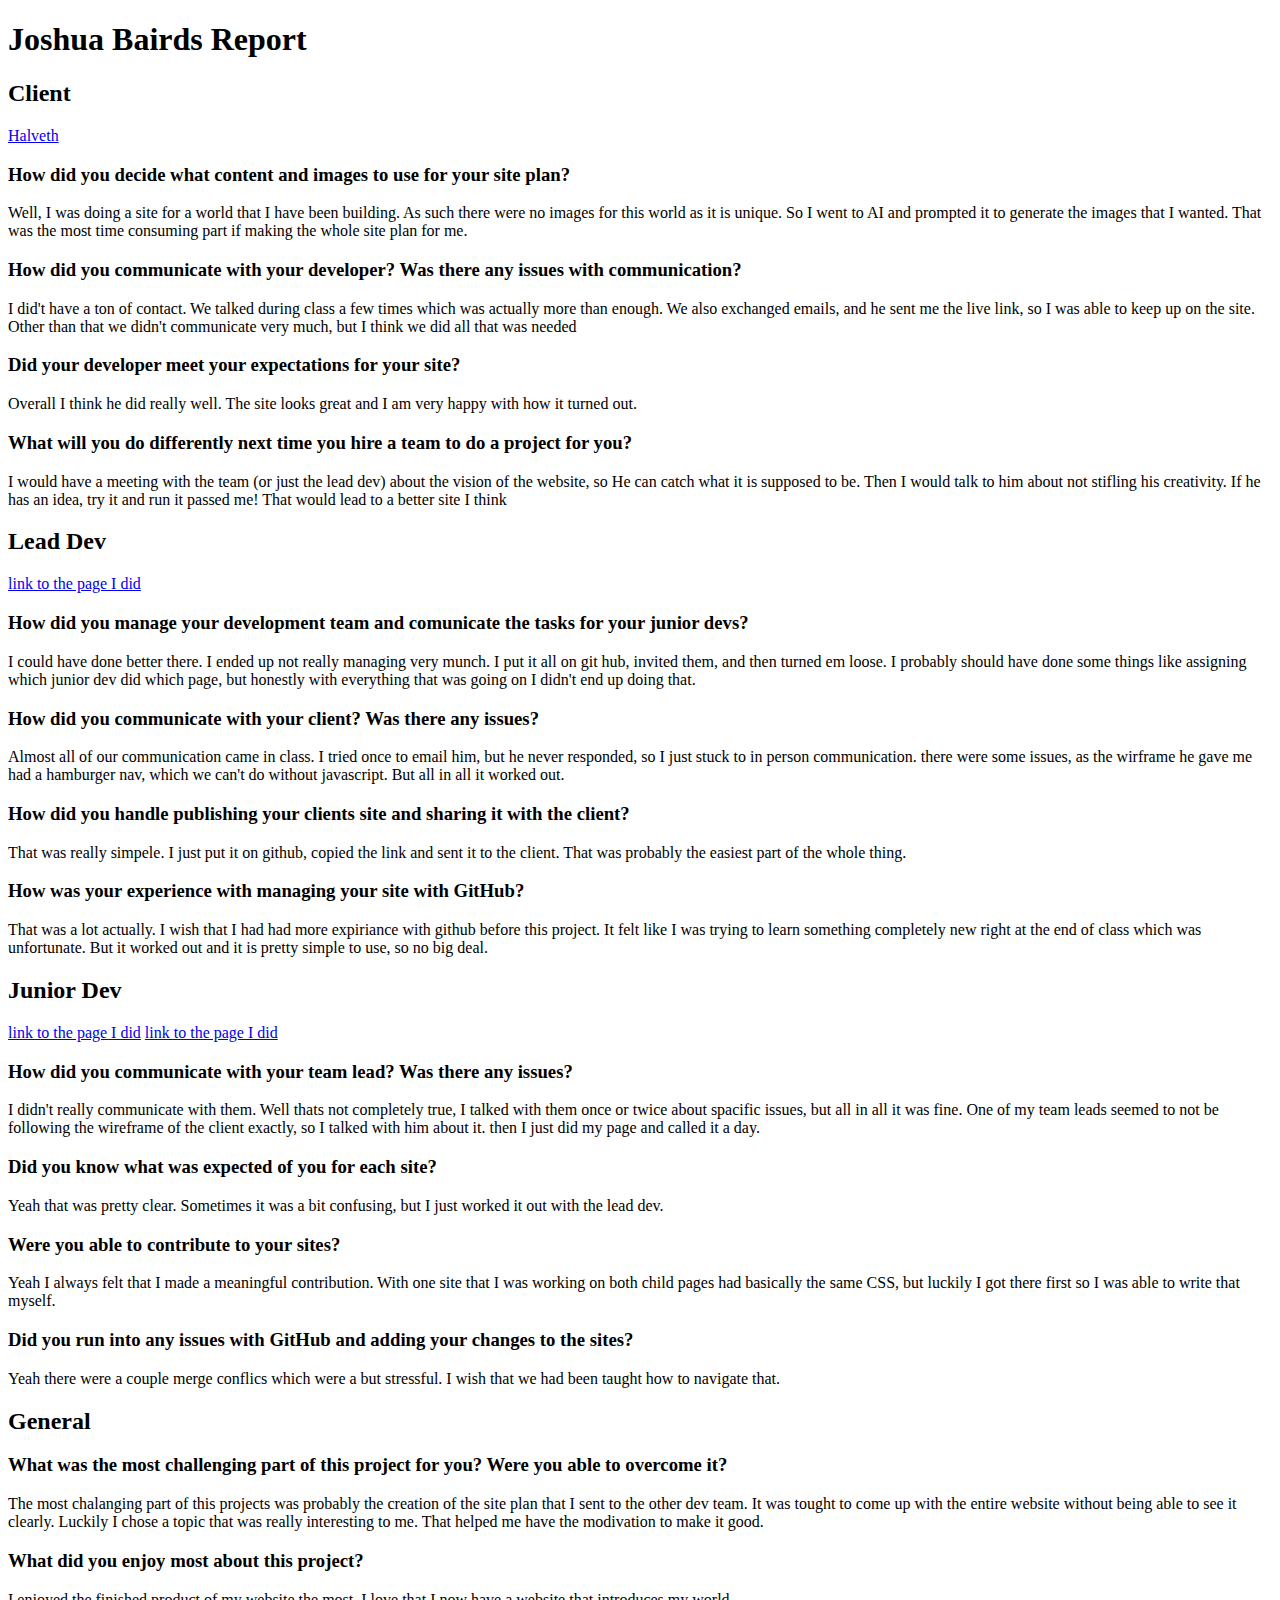
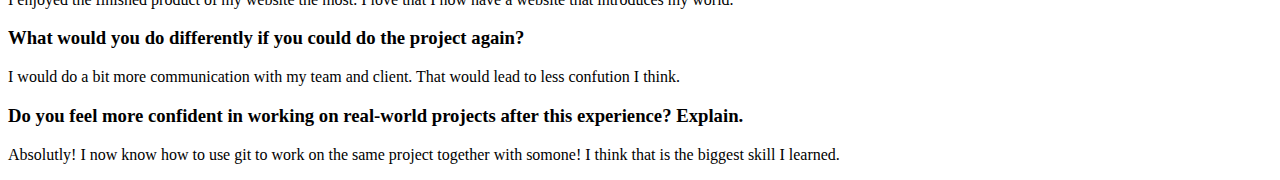
<file: client_report.html>
<!DOCTYPE html>
<html lang="en">

<head>
    <meta charset="UTF-8">
    <meta name="viewport" content="width=device-width, initial-scale=1.0">
    <title>Document</title>
</head>

<body>
    <h1>Joshua Bairds Report</h1>
    <h2>Client</h2>
    <a href="https://corobr.github.io/wdd130-baird/" target="_blank">Halveth</a>
    <h3>How did you decide what content and images to use for your site plan?</h3>
    <p>Well, I was doing a site for a world that I have been building. As such there were no images for this world as it
        is unique. So I went to AI and prompted it to generate the images that I wanted. That was the most time
        consuming part if making the whole site plan for me.</p>
    <h3>How did you communicate with your developer? Was there any issues with communication?</h3>
    <p>I did't have a ton of contact. We talked during class a few times which was actually more than enough. We also
        exchanged emails, and he sent me the live link, so I was able to keep up on the site. Other than that we didn't
        communicate very much, but I think we did all that was needed</p>
    <h3>Did your developer meet your expectations for your site?</h3>
    <p>Overall I think he did really well. The site looks great and I am very happy with how it turned out.</p>
    <h3>What will you do differently next time you hire a team to do a project for you?</h3>
    <p>I would have a meeting with the team (or just the lead dev) about the vision of the website, so He can catch what
        it is supposed to be. Then I would talk to him about not stifling his creativity. If he has an idea, try it and
        run it passed me! That would lead to a better site I think</p>
    <h2>Lead Dev</h2>
    <a href="https://joshua-baird.github.io/wdd130-mo/index.html" target="_blank">link to the page I did</a>
    <h3>How did you manage your development team and comunicate the tasks for your junior devs?</h3>
    <p>I could have done better there. I ended up not really managing very munch. I put it all on git hub, invited them,
        and then turned em loose. I probably should have done some things like assigning which junior dev did which
        page, but honestly with everything that was going on I didn't end up doing that.</p>
    <h3>How did you communicate with your client? Was there any issues?</h3>
    <p>Almost all of our communication came in class. I tried once to email him, but he never responded, so I just stuck
        to in person communication. there were some issues, as the wirframe he gave me had a hamburger nav, which we
        can't do without javascript. But all in all it worked out.</p>
    <h3>How did you handle publishing your clients site and sharing it with the client?</h3>
    <p>That was really simpele. I just put it on github, copied the link and sent it to the client. That was probably
        the easiest part of the whole thing.</p>
    <h3>How was your experience with managing your site with GitHub?</h3>
    <p>That was a lot actually. I wish that I had had more expiriance with github before this project. It felt like I
        was trying to learn something completely new right at the end of class which was unfortunate. But it worked out
        and it is pretty simple to use, so no big deal.</p>
    <h2>Junior Dev</h2>
    <a href="https://gr6tt.github.io/WDD130-Walker/resume_page/index.html" target="_blank">link to the page I did</a>
    <a href="https://the033003.github.io/wdd130-zhang/totk.html" target="_blank">link to the page I did</a>
    <h3>How did you communicate with your team lead? Was there any issues?</h3>
    <p>I didn't really communicate with them. Well thats not completely true, I talked with them once or twice about
        spacific issues, but all in all it was fine. One of my team leads seemed to not be following the wireframe of
        the client exactly, so I talked with him about it. then I just did my page and called it a day.</p>
    <h3>Did you know what was expected of you for each site?</h3>
    <p>Yeah that was pretty clear. Sometimes it was a bit confusing, but I just worked it out with the lead dev.</p>
    <h3>Were you able to contribute to your sites?</h3>
    <p>Yeah I always felt that I made a meaningful contribution. With one site that I was working on both child pages
        had basically the same CSS, but luckily I got there first so I was able to write that myself.</p>
    <h3>Did you run into any issues with GitHub and adding your changes to the sites?</h3>
    <p>Yeah there were a couple merge conflics which were a but stressful. I wish that we had been taught how to
        navigate that.</p>
    <h2>General</h2>
    <h3>What was the most challenging part of this project for you? Were you able to overcome it?</h3>
    <p>The most chalanging part of this projects was probably the creation of the site plan that I sent to the other dev
        team. It was tought to come up with the entire website without being able to see it clearly. Luckily I chose a
        topic that was really interesting to me. That helped me have the modivation to make it good.</p>
    <h3>What did you enjoy most about this project?</h3>
    <p>I enjoyed the finished product of my website the most. I love that I now have a website that introduces my world.
    </p>
    <h3>What would you do differently if you could do the project again?</h3>
    <p>I would do a bit more communication with my team and client. That would lead to less confution I think.</p>
    <h3>Do you feel more confident in working on real-world projects after this experience? Explain.</h3>
    <p>Absolutly! I now know how to use git to work on the same project together with somone! I think that is the
        biggest skill I learned.</p>
</body>

</html>
</file>
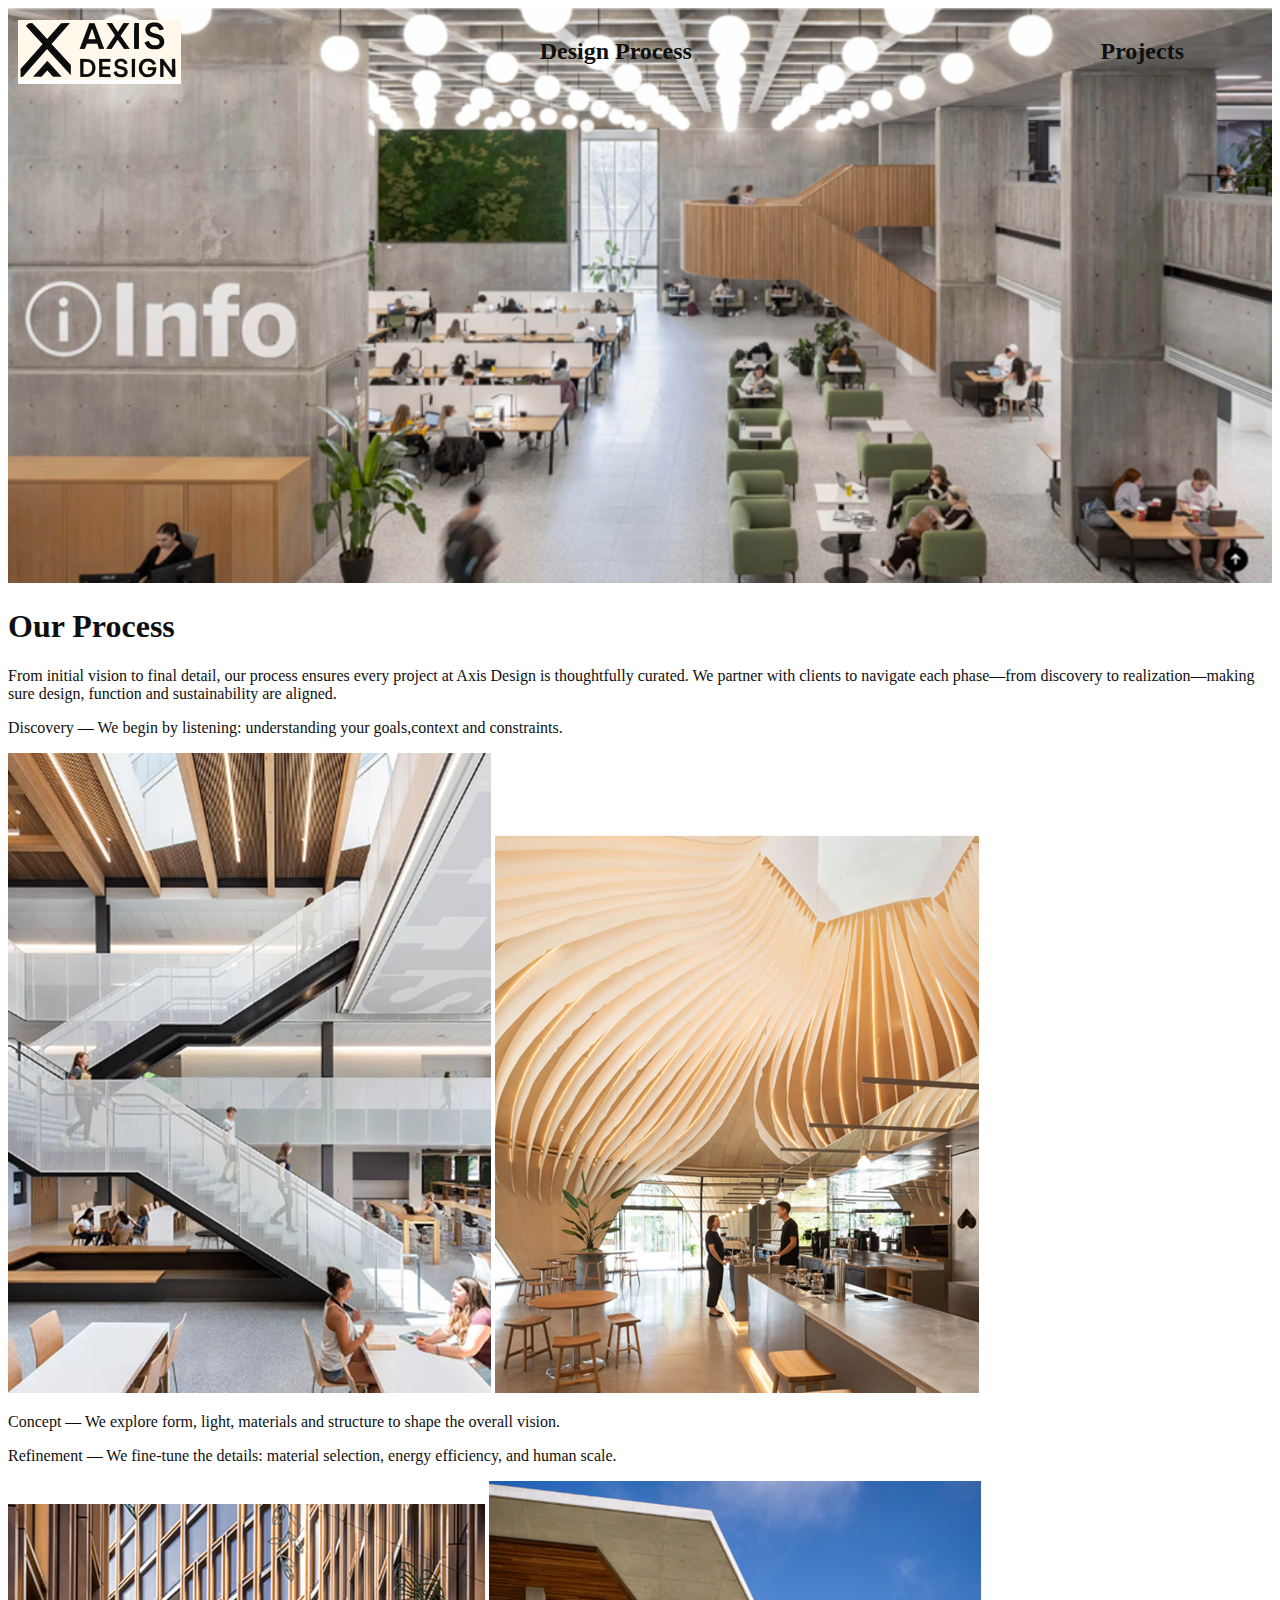
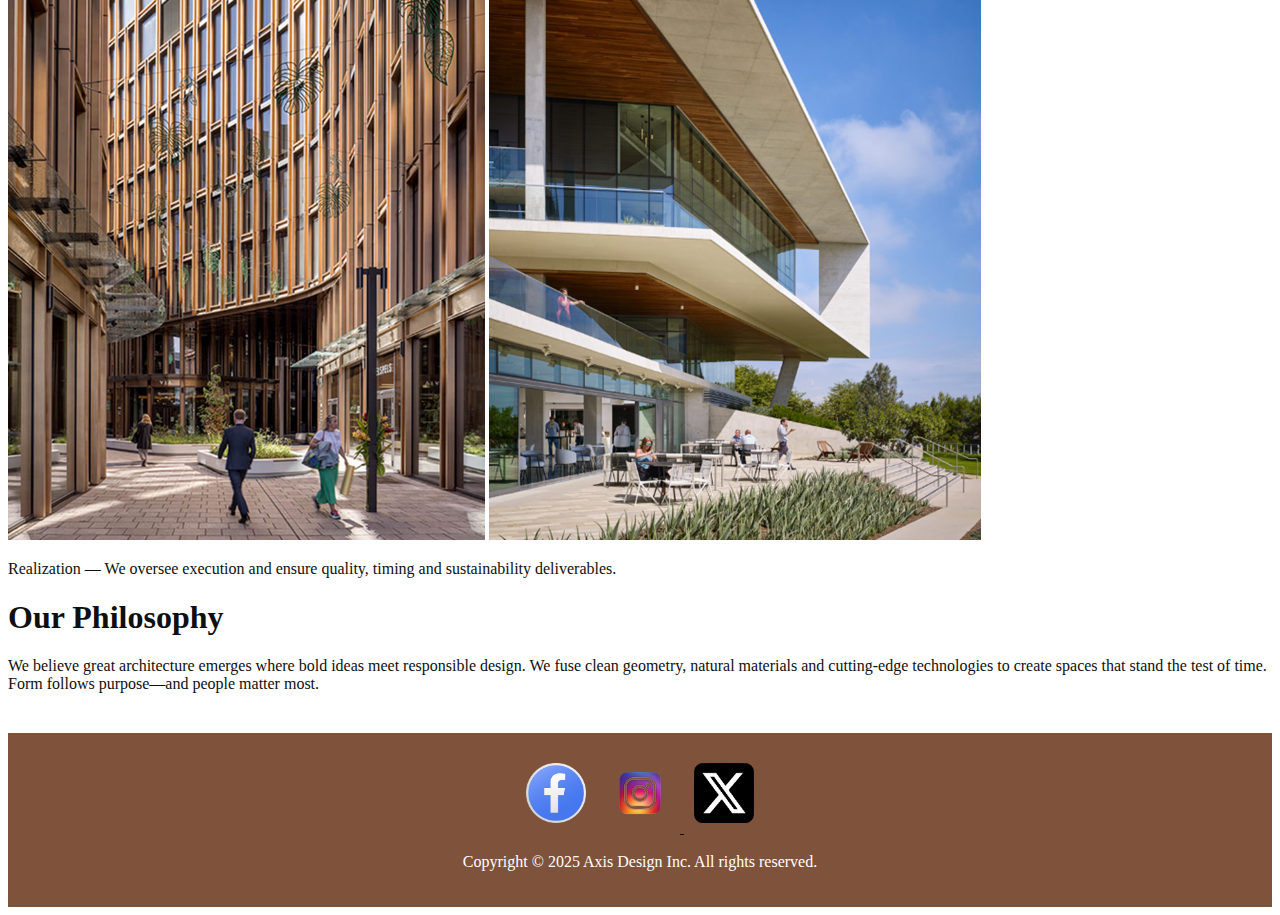
<file: designphil.html>
<!DOCTYPE html>
<html lang="en">
<head>
    <meta charset="UTF-8">
    <meta name="viewport" content="width=device-width, initial-scale=1.0">
    <title>Design Philosophy </title>
    <link rel="stylesheet" href="style.css" />
</head>
<body>
    <div class="content">
      <nav>
          <a href="index.html"
          ><img
          id="logo"
          src="Images/logo-removebg-preview.png"
          alt="Axis Design Logo"
          /></a>
          <a class="navLinks" href="#design-page">Design Process</a>
          <a class="navLinks" href="#project-page">Projects</a>
        </nav>
        <img id="heroImage" , src="Images/hero-design.png" />
        <section id="designBlock">
        <div id="processContainer">
            <h1 id="heroText">Our Process</h1>
            <p id="heroMessage">From initial vision to final detail, our process ensures every project at Axis Design is thoughtfully curated. We partner with clients to navigate each phase—from discovery to realization—making sure design, function and sustainability are aligned.</p>
        </div>
      <p id="process1">
          Discovery — We begin by listening: understanding your goals,context and constraints.
        </p>
        
        <img
        id="processImg1"
        src="Images/design_1.png"
        alt="A glass staircase in a modern building"
        />
        <img
        id="processImg2"
        src="Images/design_2.png"
        alt="Inside view of a clean cafe with modern aesthetic"
        />
        <p id="process2">
            Concept — We explore form, light, materials and structure to shape the overall vision.
        </p>
        
        <p id="process3">
            Refinement — We fine-tune the details: material selection, energy efficiency, and human scale.
        </p>
        <img
        id="processImg3"
        src="Images/design_3.png"
        alt="Outside view of modern building with many windows"
        />
        <img
        id="processImg4"
          src="Images/design_4.png"
          alt="Outside view of modern building and patio"
          />
          <p id="process4">
              Realization — We oversee execution and ensure quality, timing and sustainability deliverables.
            </p>
            <div id="philosophyContainer">
            <h1 id="heroText">Our Philosophy</h1>
            <p id="heroMessage">We believe great architecture emerges where bold ideas meet responsible design. We fuse clean geometry, natural materials and cutting-edge technologies to create spaces that stand the test of time. Form follows purpose—and people matter most.</p>
        </div>
            </section>
        </div>
        <footer>
      <a
        class="social"
        href="https://www.facebook.com/home.php"
        target="_blank"
      >
        <img class="socialImg" src="Images/Facebook.png" alt="Facebook Logo"
      /></a>
      <a class="social" href="https://x.com/" target="_blank">
        <img
          class="socialImg"
          src="Images/Instagram.png"
          alt="Instagram Logo"
        />
      </a>
      <a class="social" href="https://www.instagram.com/" target="_blank">
        <img class="socialImg" src="Images/X.png" alt="X Logo" />
      </a>

      <p id="footerText">
        Copyright &copy; 2025 Axis Design Inc. All rights reserved.
      </p>
    </footer>
</body>
</html>
</file>
<file: style.css>
* {
  background-color: #ffffff;
  color: #0f0f0f;
}
nav {
  position: absolute;
  background-color: transparent;
  display: flex;
  width: 95vw;
  align-items: center;
  justify-content: space-between;
  margin: 10px;
}
#logo {
  background-color: rgb(255, 218, 157, 0.2);
}
.navLinks {
  text-decoration: none;
  color: #0f0f0f;
  font-family: Poppins;
  font-weight: bold;
  padding: 20px 50px;
  background-color: transparent;
  font-size: 1.5em;
}
.navLinks:hover {
  background-color: #ffda9d;
  transition: 0.3s;
}
.content {
  max-width: 1920px;
  margin: 0 auto;
}
#heroImage {
  width: 100%;
}
#heroContainer {
  width: 100%;
  text-align: center;
}
#heroText {
  font-family: Poppins;
}
#heroMessage {
  font-family: Lato;
}
button {
  background-color: #7f523b;
  color: #ffffff;
  font-size: 1.1em;
}
#missionContainer {
  width: 70%;
  max-width: 800px;
  display: grid;
  grid-template-columns: 1fr 1fr;
  grid-column-gap: 80px;
  margin: 30px auto;
}
#homeCard {
  grid-column: 1/2;
  background-color: #ffda9d;
  text-align: center;
  /* box-shadow: 2px 4px 12px #0f0f0f; */
  padding: 10px;
}
#mission {
  background-color: #ffda9d;
  font-size: 1.5em;
}
#missionImg {
  width: 100%;
  /* box-shadow: 2px 4px 12px #0f0f0f; */
}
#projectsContainer {
  display: grid;
  grid-template-columns: 1fr 1fr 1fr;
  grid-gap: 40px;
  width: 70%;
  margin: 0 auto;
  text-align: center;
}
#projectText {
  font-family: Poppins;
  font-weight: normal;
  grid-column: 1/4;
}
.projectImg {
  width: 100%;
  /* box-shadow: 2px 4px 12px #0f0f0f; */
}
#challangeContainer {
  display: flex;
  width: 80%;
  margin: 0 auto;
  align-items: center;
  justify-content: space-between;
}
#challange {
  width: 50%;
  font-weight: normal;
}
#challangeButton {
  height: 30px;
  border-radius: 50px;
}
footer {
  background-color: #7f523b;
  color: #ffffff;
  text-align: center;
  padding: 20px;
  margin-top: 40px;
}
#footerText {
  background-color: transparent;
  color: #ffffff;
}
.social {
  background-color: transparent;
  width: 60px;
}
.socialImg {
  background-color: transparent;
  width: 60px;
  margin: 10px;
}
#footerText {
  background-color: transparent;
  color: #ffffff;
}
</file>
